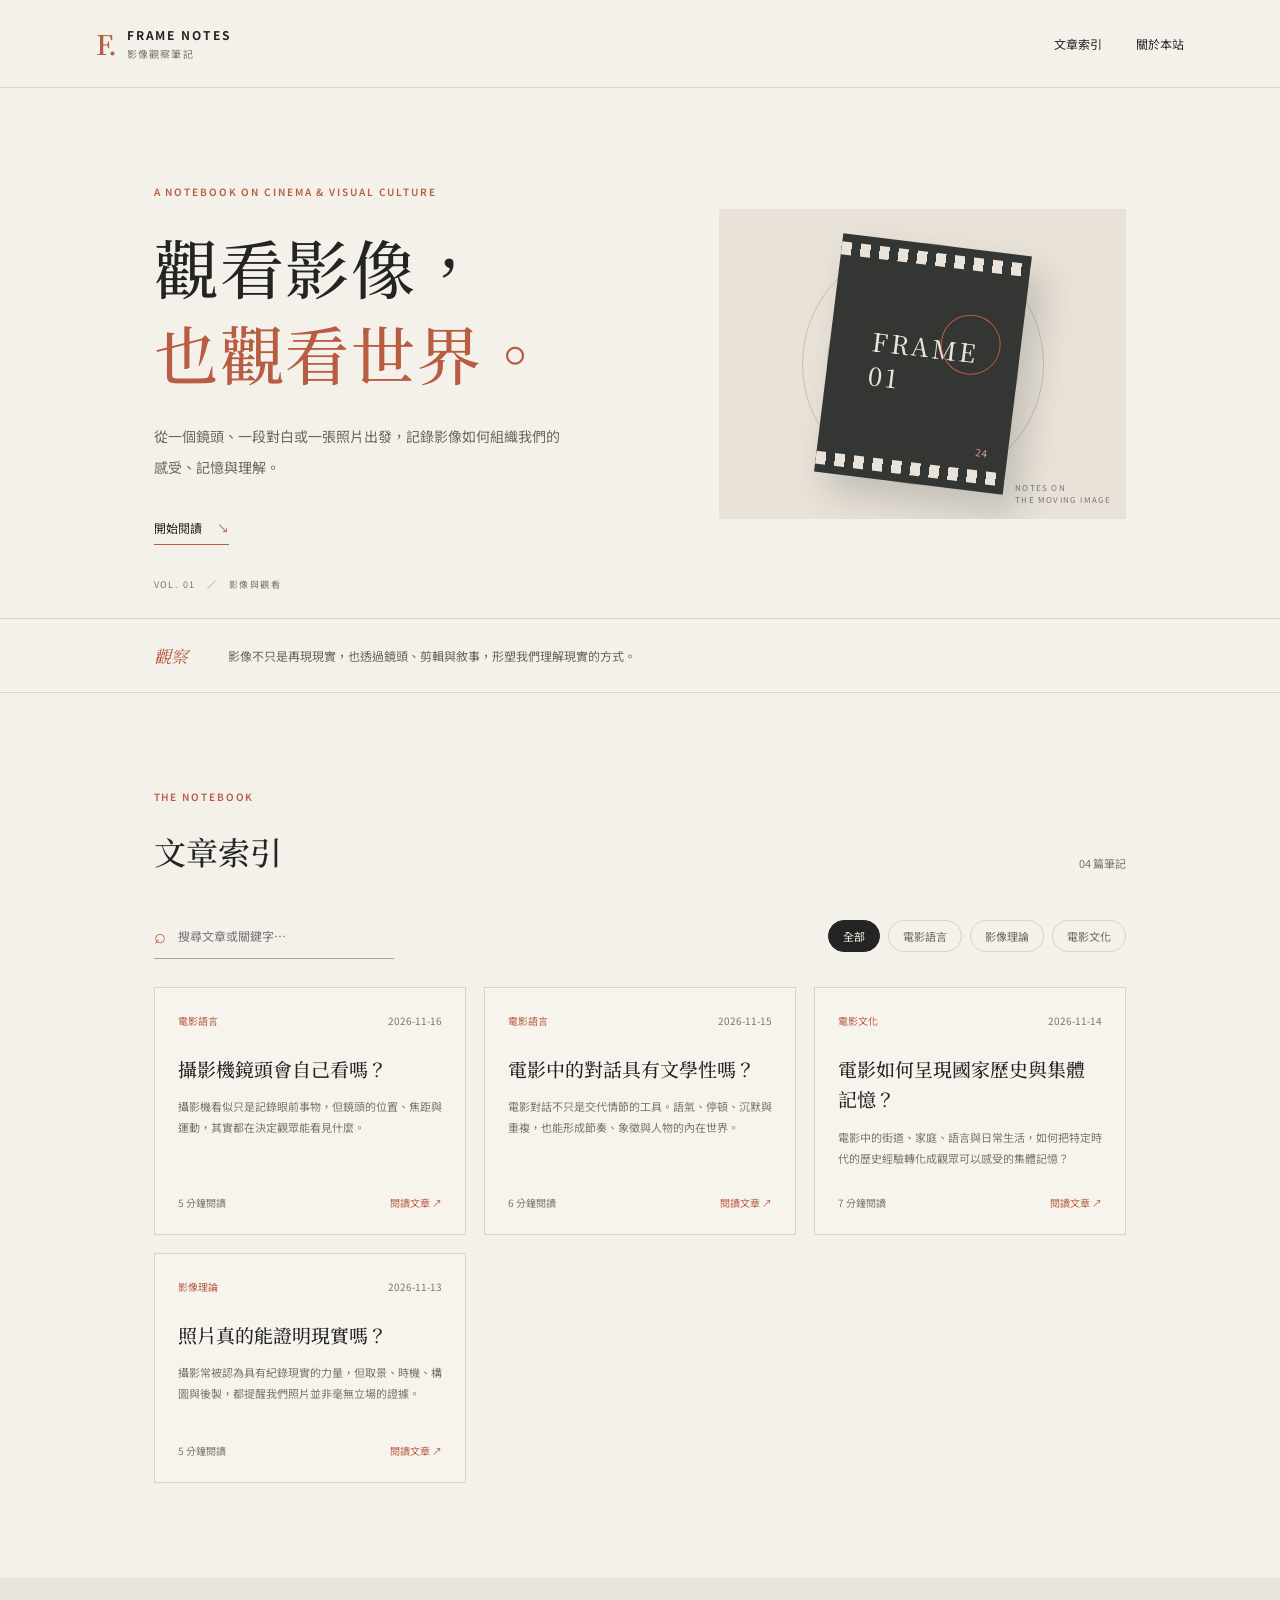
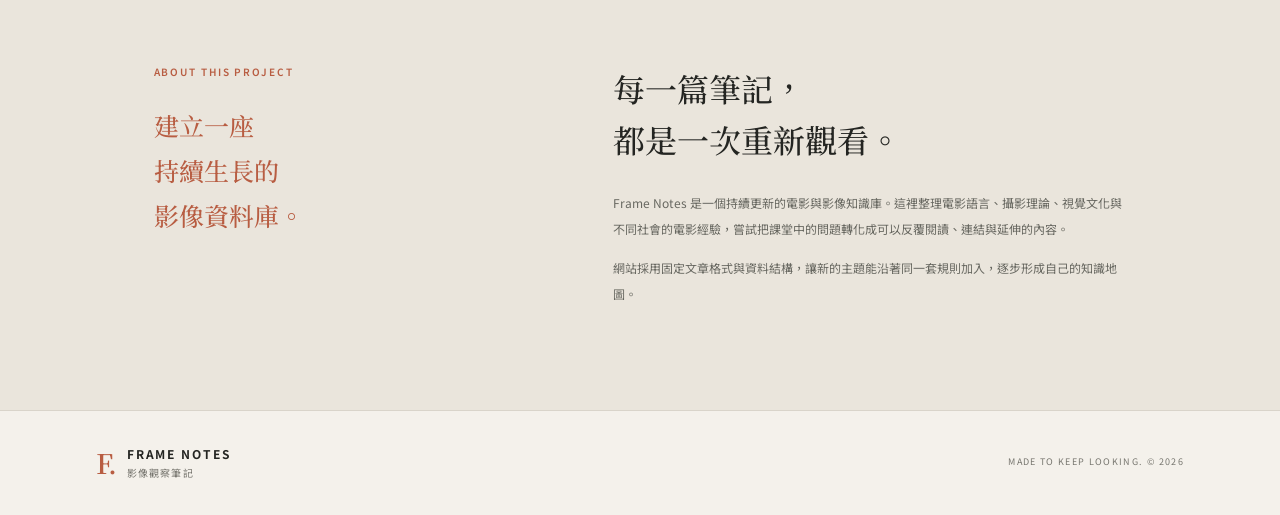
<file: index.html>
<!doctype html>
<html lang="zh-Hant">
<head>
  <meta charset="utf-8"><meta name="viewport" content="width=device-width, initial-scale=1">
  <meta name="description" content="Frame Notes 影像觀察筆記：電影語言、影像理論與電影文化的個人知識庫。">
  <title>Frame Notes｜影像觀察筆記</title>
  <link rel="preconnect" href="https://fonts.googleapis.com"><link rel="preconnect" href="https://fonts.gstatic.com" crossorigin>
  <link href="https://fonts.googleapis.com/css2?family=Noto+Serif+TC:wght@400;500;600;700&family=Noto+Sans+TC:wght@400;500;600;700&display=swap" rel="stylesheet">
  <link rel="stylesheet" href="assets/css/style.css">
</head>
<body>
<header class="site-header"><a class="brand" href="index.html"><span class="brand-mark">F.</span><span>FRAME NOTES<small>影像觀察筆記</small></span></a><nav><a href="#library">文章索引</a><a href="#about">關於本站</a></nav></header>
<main>
  <section class="hero">
    <div class="hero-copy"><p class="eyebrow">A NOTEBOOK ON CINEMA & VISUAL CULTURE</p><h1>觀看影像，<br><em>也觀看世界。</em></h1><p class="hero-intro">從一個鏡頭、一段對白或一張照片出發，記錄影像如何組織我們的感受、記憶與理解。</p><a class="text-link" href="#library">開始閱讀 <span>↘</span></a></div>
    <div class="hero-art" aria-label="抽象電影底片視覺裝飾"><div class="film-frame"><span>FRAME<br>01</span><i></i><b>24</b></div><div class="art-caption">NOTES ON<br>THE MOVING IMAGE</div></div>
    <div class="hero-index">VOL. 01 <span>／</span> 影像與觀看</div>
  </section>
  <section class="intro-strip"><span>觀察</span><p>影像不只是再現現實，也透過鏡頭、剪輯與敘事，形塑我們理解現實的方式。</p></section>
  <section class="library section-wrap" id="library">
    <div class="section-heading"><div><p class="eyebrow">THE NOTEBOOK</p><h2>文章索引</h2></div><span class="count" id="article-count">載入中</span></div>
    <div class="toolbar"><label class="search-box"><span>⌕</span><input id="search-input" type="search" placeholder="搜尋文章或關鍵字…" aria-label="搜尋文章"></label><div class="filters" role="group" aria-label="文章分類"><button class="filter active" data-category="全部">全部</button><button class="filter" data-category="電影語言">電影語言</button><button class="filter" data-category="影像理論">影像理論</button><button class="filter" data-category="電影文化">電影文化</button></div></div>
    <div class="article-grid" id="article-grid"><p class="loading">正在整理筆記……</p></div>
  </section>
  <section class="about section-wrap" id="about"><div class="about-label"><p class="eyebrow">ABOUT THIS PROJECT</p><span>建立一座<br>持續生長的<br>影像資料庫。</span></div><div class="about-copy"><h2>每一篇筆記，<br>都是一次重新觀看。</h2><p>Frame Notes 是一個持續更新的電影與影像知識庫。這裡整理電影語言、攝影理論、視覺文化與不同社會的電影經驗，嘗試把課堂中的問題轉化成可以反覆閱讀、連結與延伸的內容。</p><p>網站採用固定文章格式與資料結構，讓新的主題能沿著同一套規則加入，逐步形成自己的知識地圖。</p></div></section>
</main>
<footer><a class="brand" href="index.html"><span class="brand-mark">F.</span><span>FRAME NOTES<small>影像觀察筆記</small></span></a><span>MADE TO KEEP LOOKING. © 2026</span></footer>
<script src="assets/js/main.js"></script>
</body></html>
</file>
<file: assets/css/style.css>
:root{--paper:#f4f1eb;--ink:#242522;--muted:#77766f;--line:#d9d4ca;--accent:#b85d42;--serif:'Noto Serif TC',serif;--sans:'Noto Sans TC',sans-serif}*{box-sizing:border-box}html{scroll-behavior:smooth}body{margin:0;background:var(--paper);color:var(--ink);font-family:var(--sans);line-height:1.8}.site-header,footer{height:88px;padding:0 7.5%;display:flex;align-items:center;justify-content:space-between;border-bottom:1px solid var(--line)}.brand{display:flex;align-items:center;gap:12px;color:var(--ink);text-decoration:none;font-size:12px;font-weight:700;letter-spacing:.16em;line-height:1.35}.brand small{display:block;font-size:10px;letter-spacing:.12em;color:var(--muted);font-weight:400;margin-top:4px}.brand-mark{font:600 27px var(--serif);color:var(--accent);letter-spacing:-.08em}.site-header nav{display:flex;gap:34px}.site-header nav a,.text-link{color:var(--ink);font-size:12px;text-decoration:none}.site-header nav a:hover,.text-link:hover{color:var(--accent)}.hero{min-height:530px;padding:92px 12% 70px;position:relative;display:grid;grid-template-columns:1.1fr .9fr;align-items:center;gap:7%}.eyebrow{font-size:10px;letter-spacing:.19em;color:var(--accent);font-weight:600;margin:0 0 22px}.hero h1{font:500 clamp(42px,5vw,68px)/1.35 var(--serif);letter-spacing:.03em;margin:0 0 25px}.hero h1 em{font-style:normal;color:var(--accent)}.hero-intro{font-size:14px;color:#686861;max-width:410px;line-height:2.2;margin-bottom:30px}.text-link{display:inline-block;border-bottom:1px solid var(--accent);padding-bottom:5px}.text-link span{color:var(--accent);padding-left:12px}.hero-art{height:310px;position:relative;display:flex;align-items:center;justify-content:center;background:#e8e2d8;overflow:hidden}.hero-art:before,.hero-art:after{content:"";position:absolute;width:240px;height:240px;border:1px solid #c9bfb1;border-radius:50%}.hero-art:after{width:190px;height:190px}.film-frame{z-index:1;width:190px;height:240px;background:#333632;color:#e9e3d9;display:flex;align-items:center;justify-content:center;position:relative;transform:rotate(7deg);box-shadow:15px 18px 35px #3333}.film-frame:before,.film-frame:after{content:"";position:absolute;left:0;right:0;height:13px;background:repeating-linear-gradient(90deg,#e9e3d9 0 10px,transparent 10px 19px)}.film-frame:before{top:8px}.film-frame:after{bottom:8px}.film-frame span{font:500 25px/1.4 var(--serif);letter-spacing:.1em}.film-frame i{position:absolute;width:60px;height:60px;border:1px solid #b85d42;border-radius:50%;right:20px;top:65px}.film-frame b{position:absolute;bottom:32px;right:20px;font:400 10px var(--sans);color:#d1a18f}.art-caption{position:absolute;right:15px;bottom:13px;font-size:8px;line-height:1.5;letter-spacing:.15em;color:#777}.hero-index{position:absolute;bottom:25px;left:12%;font-size:9px;letter-spacing:.16em;color:var(--muted)}.hero-index span{color:var(--accent);padding:0 8px}.intro-strip{border-top:1px solid var(--line);border-bottom:1px solid var(--line);padding:24px 12%;display:flex;gap:40px;align-items:center}.intro-strip span{font:italic 17px var(--serif);color:var(--accent)}.intro-strip p{font-size:12px;color:#65655f;margin:0}.section-wrap{padding:95px 12%}.section-heading{display:flex;justify-content:space-between;align-items:end;margin-bottom:38px}.section-heading h2,.about h2{font:500 32px var(--serif);margin:0}.count{font-size:11px;color:var(--muted)}.toolbar{display:flex;justify-content:space-between;align-items:center;gap:25px;margin-bottom:28px}.search-box{display:flex;align-items:center;gap:10px;border-bottom:1px solid #aaa59a;width:240px;padding:5px 0}.search-box span{font-size:20px;color:var(--accent)}.search-box input{border:0;background:transparent;outline:0;width:100%;font:12px var(--sans);color:var(--ink)}.filters{display:flex;gap:8px;flex-wrap:wrap}.filter{border:1px solid var(--line);background:transparent;padding:7px 14px;border-radius:30px;font:11px var(--sans);color:#696961;cursor:pointer}.filter.active,.filter:hover{background:var(--ink);border-color:var(--ink);color:var(--paper)}.article-grid{display:grid;grid-template-columns:repeat(3,1fr);gap:18px}.article-card{border:1px solid var(--line);padding:24px 23px 22px;min-height:230px;display:flex;flex-direction:column;text-decoration:none;color:var(--ink);transition:transform .2s,border-color .2s;background:#f7f4ee}.article-card:hover{transform:translateY(-4px);border-color:var(--accent)}.card-meta{display:flex;justify-content:space-between;font-size:10px;color:var(--muted);margin-bottom:24px}.card-category{color:var(--accent)}.article-card h3{font:500 19px/1.6 var(--serif);margin:0 0 12px}.article-card p{font-size:11px;color:#77766f;line-height:1.9;margin:0 0 25px}.card-bottom{margin-top:auto;display:flex;justify-content:space-between;font-size:10px;color:var(--muted)}.card-bottom span:last-child{color:var(--accent)}.empty,.loading{grid-column:1/-1;color:var(--muted);font-size:13px;padding:30px 0}.about{background:#eae5dc;display:grid;grid-template-columns:.8fr 1.2fr;gap:12%;padding-top:85px;padding-bottom:90px}.about-label>span{font:500 25px/1.8 var(--serif);color:var(--accent)}.about-copy h2{line-height:1.6;margin-bottom:25px}.about-copy p{font-size:12px;color:#686861;line-height:2.2;max-width:540px}footer{border:0;border-top:1px solid var(--line);height:105px}footer>span{font-size:9px;letter-spacing:.15em;color:var(--muted)}
/* Article page */
.article-shell{max-width:900px;margin:0 auto;padding:70px 7% 110px}.back-link{font-size:11px;color:var(--muted);text-decoration:none}.article-header{padding:65px 0 45px;border-bottom:1px solid var(--line)}.article-header h1{font:500 clamp(32px,5vw,48px)/1.5 var(--serif);margin:10px 0 20px}.article-header .excerpt{font:16px/2 var(--serif);color:#74736c;max-width:700px}.article-meta{display:flex;gap:20px;font-size:10px;color:var(--muted);margin-top:25px}.article-body{max-width:680px;margin:50px auto 0;font-size:14px;line-height:2.25}.article-body h2{font:600 24px/1.6 var(--serif);margin:48px 0 18px}.article-body h3{font:600 18px var(--serif);margin:35px 0 12px}.article-body p{margin:0 0 22px;color:#4e4f49}.article-body blockquote{border-left:2px solid var(--accent);padding:5px 0 5px 22px;margin:30px 0;color:#77766f;font:italic 16px/2 var(--serif)}.article-body ul{padding-left:22px;color:#555}.article-body li{padding:4px 0}.article-end{margin-top:65px;padding-top:20px;border-top:1px solid var(--line);font-size:10px;color:var(--muted)}@media(max-width:760px){.site-header{height:72px;padding:0 6%}.site-header nav{gap:15px}.site-header nav a{font-size:10px}.hero{padding:65px 8% 65px;grid-template-columns:1fr;gap:35px}.hero-art{height:250px}.hero-index{left:8%}.intro-strip{padding:22px 8%;gap:20px}.section-wrap{padding:65px 7%}.toolbar{align-items:flex-start;flex-direction:column}.article-grid{grid-template-columns:1fr}.article-card{min-height:190px}.about{grid-template-columns:1fr;gap:35px;padding:60px 8%}.about-label>span br{display:none}.about-label>span{font-size:21px}footer{padding:0 6%}footer>span{font-size:7px}.article-shell{padding:45px 7% 80px}.article-header{padding:45px 0 35px}}
</file>
